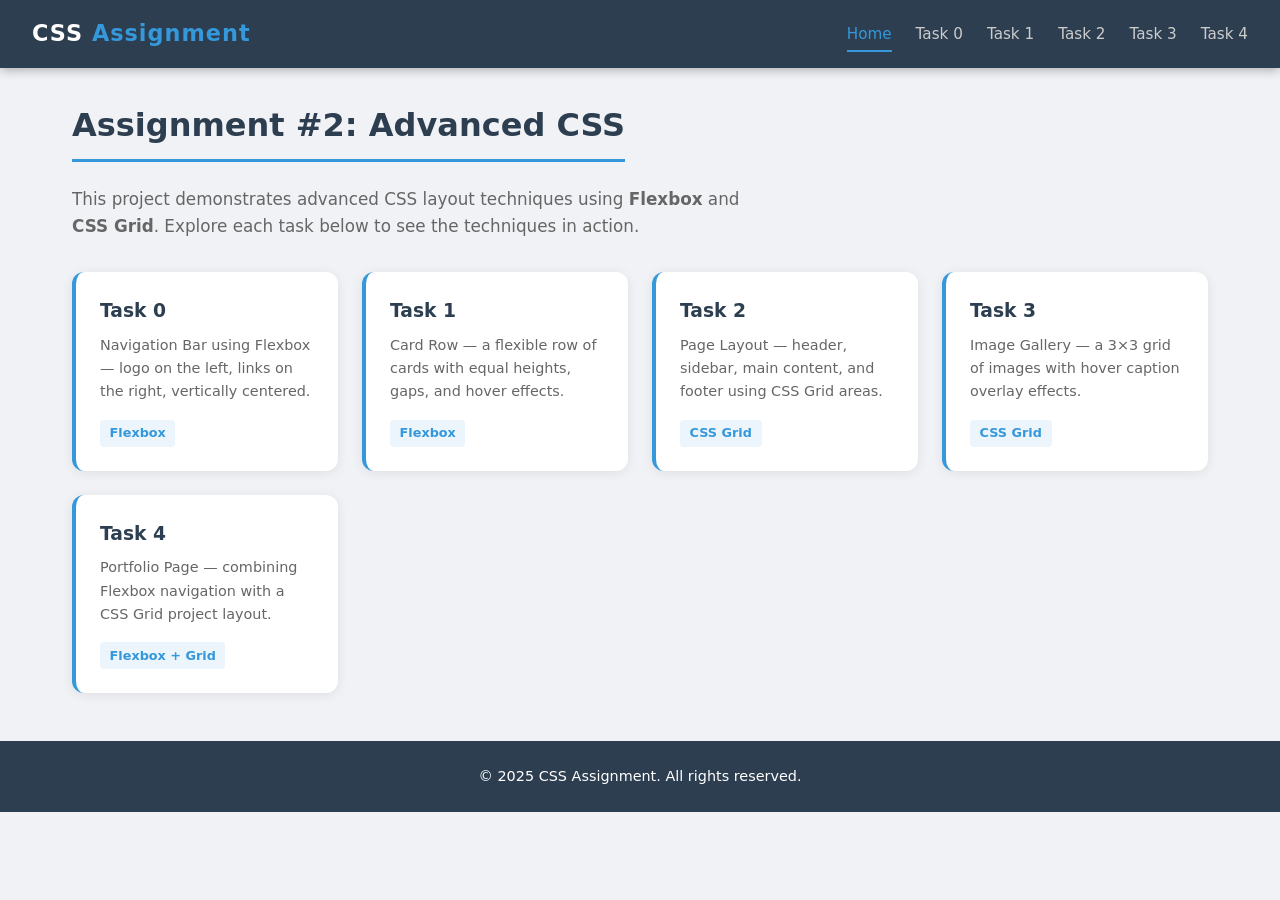
<file: index.html>
<!DOCTYPE html>
<html lang="en">
<head>
  <meta charset="UTF-8">
  <meta name="viewport" content="width=device-width, initial-scale=1.0">
  <title>Assignment #2 — Advanced CSS</title>
  <link rel="stylesheet" href="css/style.css">
</head>
<body>

  <!-- Navbar -->
  <nav class="navbar">
    <div class="navbar-logo">CSS <span>Assignment</span></div>
    <ul class="navbar-links">
      <li><a href="index.html" class="active">Home</a></li>
      <li><a href="task0.html">Task 0</a></li>
      <li><a href="task1.html">Task 1</a></li>
      <li><a href="task2.html">Task 2</a></li>
      <li><a href="task3.html">Task 3</a></li>
      <li><a href="task4.html">Task 4</a></li>
    </ul>
  </nav>

  <!-- Main Content -->
  <main class="page-container">
    <h1 class="section-title">Assignment #2: Advanced CSS</h1>
    <p class="section-desc">
      This project demonstrates advanced CSS layout techniques using <strong>Flexbox</strong> and <strong>CSS Grid</strong>.
      Explore each task below to see the techniques in action.
    </p>

    <div class="task-grid">
      <a href="task0.html" class="task-card">
        <h3>Task 0</h3>
        <p>Navigation Bar using Flexbox — logo on the left, links on the right, vertically centered.</p>
        <span class="tag">Flexbox</span>
      </a>

      <a href="task1.html" class="task-card">
        <h3>Task 1</h3>
        <p>Card Row — a flexible row of cards with equal heights, gaps, and hover effects.</p>
        <span class="tag">Flexbox</span>
      </a>

      <a href="task2.html" class="task-card">
        <h3>Task 2</h3>
        <p>Page Layout — header, sidebar, main content, and footer using CSS Grid areas.</p>
        <span class="tag">CSS Grid</span>
      </a>

      <a href="task3.html" class="task-card">
        <h3>Task 3</h3>
        <p>Image Gallery — a 3×3 grid of images with hover caption overlay effects.</p>
        <span class="tag">CSS Grid</span>
      </a>

      <a href="task4.html" class="task-card">
        <h3>Task 4</h3>
        <p>Portfolio Page — combining Flexbox navigation with a CSS Grid project layout.</p>
        <span class="tag">Flexbox + Grid</span>
      </a>
    </div>
  </main>

  <!-- Footer -->
  <footer class="footer">
    <p>&copy; 2025 CSS Assignment. All rights reserved.</p>
  </footer>

</body>
</html>
</file>
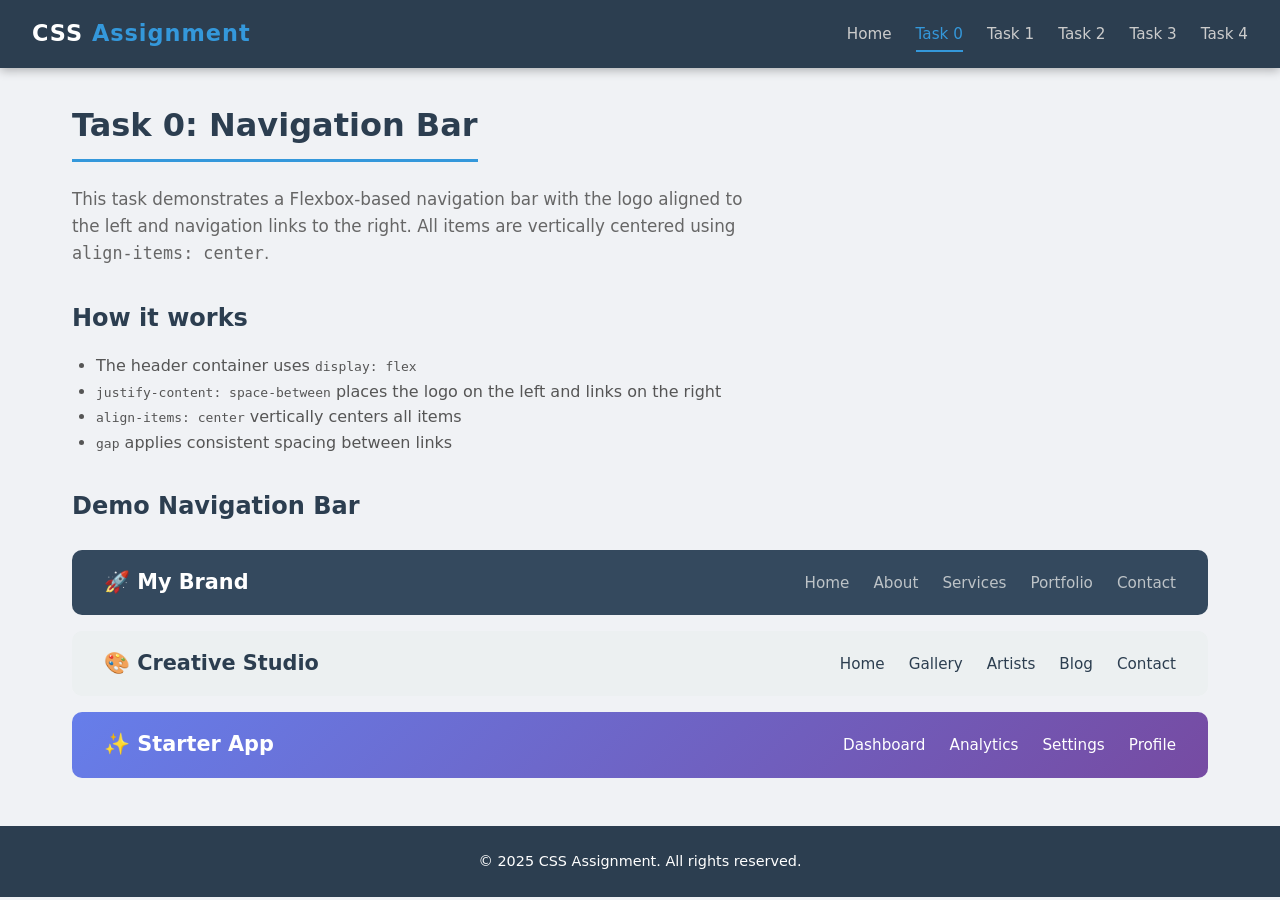
<file: task0.html>
<!DOCTYPE html>
<html lang="en">
<head>
  <meta charset="UTF-8">
  <meta name="viewport" content="width=device-width, initial-scale=1.0">
  <title>Task 0 — Navigation Bar</title>
  <link rel="stylesheet" href="css/style.css">
</head>
<body>

  <!-- Navbar -->
  <nav class="navbar">
    <div class="navbar-logo">CSS <span>Assignment</span></div>
    <ul class="navbar-links">
      <li><a href="index.html">Home</a></li>
      <li><a href="task0.html" class="active">Task 0</a></li>
      <li><a href="task1.html">Task 1</a></li>
      <li><a href="task2.html">Task 2</a></li>
      <li><a href="task3.html">Task 3</a></li>
      <li><a href="task4.html">Task 4</a></li>
    </ul>
  </nav>

  <!-- Main Content -->
  <main class="page-container">
    <h1 class="section-title">Task 0: Navigation Bar</h1>
    <p class="section-desc">
      This task demonstrates a Flexbox-based navigation bar with the logo aligned to the left
      and navigation links to the right. All items are vertically centered using <code>align-items: center</code>.
    </p>

    <h2 style="color:#2c3e50; margin-bottom:1rem;">How it works</h2>
    <ul style="color:#555; margin-bottom:2rem; padding-left:1.5rem;">
      <li>The header container uses <code>display: flex</code></li>
      <li><code>justify-content: space-between</code> places the logo on the left and links on the right</li>
      <li><code>align-items: center</code> vertically centers all items</li>
      <li><code>gap</code> applies consistent spacing between links</li>
    </ul>

    <h2 style="color:#2c3e50; margin-bottom:1rem;">Demo Navigation Bar</h2>

    <!-- Demo Navbar 1: Dark -->
    <nav class="demo-navbar">
      <div class="demo-logo">🚀 My Brand</div>
      <ul class="demo-links">
        <li><a href="#">Home</a></li>
        <li><a href="#">About</a></li>
        <li><a href="#">Services</a></li>
        <li><a href="#">Portfolio</a></li>
        <li><a href="#">Contact</a></li>
      </ul>
    </nav>

    <!-- Demo Navbar 2: Light -->
    <nav class="demo-navbar" style="background:#ecf0f1; margin-top:1rem;">
      <div class="demo-logo" style="color:#2c3e50;">🎨 Creative Studio</div>
      <ul class="demo-links">
        <li><a href="#" style="color:#2c3e50;">Home</a></li>
        <li><a href="#" style="color:#2c3e50;">Gallery</a></li>
        <li><a href="#" style="color:#2c3e50;">Artists</a></li>
        <li><a href="#" style="color:#2c3e50;">Blog</a></li>
        <li><a href="#" style="color:#2c3e50;">Contact</a></li>
      </ul>
    </nav>

    <!-- Demo Navbar 3: Gradient -->
    <nav class="demo-navbar" style="background:linear-gradient(135deg, #667eea, #764ba2); margin-top:1rem;">
      <div class="demo-logo">✨ Starter App</div>
      <ul class="demo-links">
        <li><a href="#" style="color:#fff;">Dashboard</a></li>
        <li><a href="#" style="color:#fff;">Analytics</a></li>
        <li><a href="#" style="color:#fff;">Settings</a></li>
        <li><a href="#" style="color:#fff;">Profile</a></li>
      </ul>
    </nav>
  </main>

  <!-- Footer -->
  <footer class="footer">
    <p>&copy; 2025 CSS Assignment. All rights reserved.</p>
  </footer>

</body>
</html>
</file>
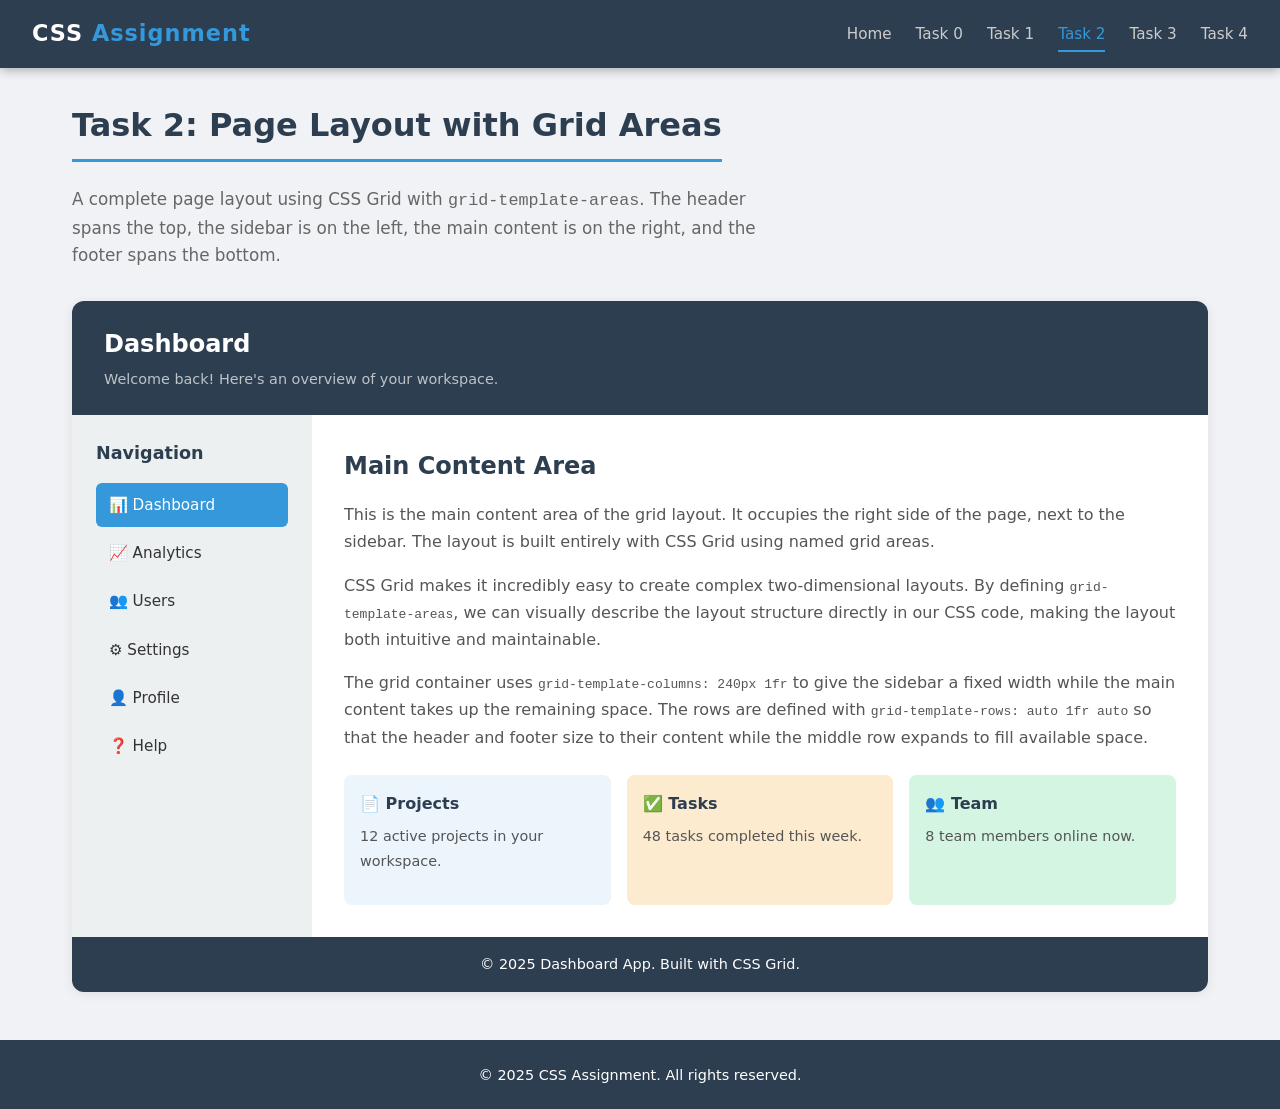
<file: task2.html>
<!DOCTYPE html>
<html lang="en">
<head>
  <meta charset="UTF-8">
  <meta name="viewport" content="width=device-width, initial-scale=1.0">
  <title>Task 2 — Grid Layout</title>
  <link rel="stylesheet" href="css/style.css">
</head>
<body>

  <!-- Navbar -->
  <nav class="navbar">
    <div class="navbar-logo">CSS <span>Assignment</span></div>
    <ul class="navbar-links">
      <li><a href="index.html">Home</a></li>
      <li><a href="task0.html">Task 0</a></li>
      <li><a href="task1.html">Task 1</a></li>
      <li><a href="task2.html" class="active">Task 2</a></li>
      <li><a href="task3.html">Task 3</a></li>
      <li><a href="task4.html">Task 4</a></li>
    </ul>
  </nav>

  <!-- Main Content -->
  <main class="page-container">
    <h1 class="section-title">Task 2: Page Layout with Grid Areas</h1>
    <p class="section-desc">
      A complete page layout using CSS Grid with <code>grid-template-areas</code>.
      The header spans the top, the sidebar is on the left, the main content is on the right,
      and the footer spans the bottom.
    </p>

    <!-- Grid Layout Demo -->
    <div class="grid-layout">
      <!-- Header -->
      <header class="grid-header">
        <h2>Dashboard</h2>
        <p>Welcome back! Here's an overview of your workspace.</p>
      </header>

      <!-- Sidebar -->
      <aside class="grid-sidebar">
        <h3>Navigation</h3>
        <ul>
          <li class="active-item">📊 Dashboard</li>
          <li>📈 Analytics</li>
          <li>👥 Users</li>
          <li>⚙️ Settings</li>
          <li>👤 Profile</li>
          <li>❓ Help</li>
        </ul>
      </aside>

      <!-- Main Content -->
      <section class="grid-main">
        <h2>Main Content Area</h2>
        <p>
          This is the main content area of the grid layout. It occupies the right side of the page,
          next to the sidebar. The layout is built entirely with CSS Grid using named grid areas.
        </p>
        <p>
          CSS Grid makes it incredibly easy to create complex two-dimensional layouts. By defining
          <code>grid-template-areas</code>, we can visually describe the layout structure directly
          in our CSS code, making the layout both intuitive and maintainable.
        </p>
        <p>
          The grid container uses <code>grid-template-columns: 240px 1fr</code> to give the sidebar
          a fixed width while the main content takes up the remaining space. The rows are defined
          with <code>grid-template-rows: auto 1fr auto</code> so that the header and footer size
          to their content while the middle row expands to fill available space.
        </p>

        <div style="display:flex; gap:1rem; margin-top:1.5rem; flex-wrap:wrap;">
          <div style="flex:1; min-width:200px; background:#ebf5fb; padding:1rem; border-radius:8px;">
            <h4 style="color:#2c3e50; margin-bottom:0.5rem;">📄 Projects</h4>
            <p style="font-size:0.9rem;">12 active projects in your workspace.</p>
          </div>
          <div style="flex:1; min-width:200px; background:#fdebd0; padding:1rem; border-radius:8px;">
            <h4 style="color:#2c3e50; margin-bottom:0.5rem;">✅ Tasks</h4>
            <p style="font-size:0.9rem;">48 tasks completed this week.</p>
          </div>
          <div style="flex:1; min-width:200px; background:#d5f5e3; padding:1rem; border-radius:8px;">
            <h4 style="color:#2c3e50; margin-bottom:0.5rem;">👥 Team</h4>
            <p style="font-size:0.9rem;">8 team members online now.</p>
          </div>
        </div>
      </section>

      <!-- Footer -->
      <footer class="grid-footer">
        <p>&copy; 2025 Dashboard App. Built with CSS Grid.</p>
      </footer>
    </div>
  </main>

  <!-- Page Footer -->
  <footer class="footer">
    <p>&copy; 2025 CSS Assignment. All rights reserved.</p>
  </footer>

</body>
</html>
</file>
<file: css/style.css>
/* ===== Reset & Base ===== */
*, *::before, *::after {
  box-sizing: border-box;
  margin: 0;
  padding: 0;
}

html {
  scroll-behavior: smooth;
}

body {
  font-family: 'Segoe UI', system-ui, -apple-system, sans-serif;
  background-color: #f0f2f5;
  color: #333;
  line-height: 1.6;
}

a {
  text-decoration: none;
  color: inherit;
}

img {
  max-width: 100%;
  display: block;
}

/* ===== Navbar ===== */
.navbar {
  display: flex;
  justify-content: space-between;
  align-items: center;
  background: #2c3e50;
  padding: 1rem 2rem;
  position: sticky;
  top: 0;
  z-index: 100;
  box-shadow: 0 2px 10px rgba(0,0,0,0.3);
}

.navbar-logo {
  font-size: 1.4rem;
  font-weight: 700;
  color: #fff;
  letter-spacing: 1px;
}

.navbar-logo span {
  color: #3498db;
}

.navbar-links {
  display: flex;
  list-style: none;
  gap: 1.5rem;
}

.navbar-links a {
  color: #ccc;
  font-size: 0.95rem;
  transition: color 0.3s;
  padding: 0.3rem 0;
  position: relative;
}

.navbar-links a:hover,
.navbar-links a.active {
  color: #3498db;
}

.navbar-links a.active::after {
  content: '';
  position: absolute;
  bottom: -4px;
  left: 0;
  width: 100%;
  height: 2px;
  background: #3498db;
}

/* ===== Page Container ===== */
.page-container {
  max-width: 1200px;
  margin: 2rem auto;
  padding: 0 2rem;
}

/* ===== Section Title ===== */
.section-title {
  font-size: 2rem;
  color: #2c3e50;
  margin-bottom: 1.5rem;
  padding-bottom: 0.5rem;
  border-bottom: 3px solid #3498db;
  display: inline-block;
}

.section-desc {
  color: #666;
  margin-bottom: 2rem;
  font-size: 1.05rem;
  max-width: 700px;
}

/* ===== Card Styles (Task 1) ===== */
.card-container {
  display: flex;
  flex-wrap: wrap;
  gap: 1.5rem;
}

.card {
  flex: 1 1 280px;
  background: #fff;
  border-radius: 12px;
  box-shadow: 0 2px 12px rgba(0,0,0,0.08);
  overflow: hidden;
  transition: transform 0.3s ease, box-shadow 0.3s ease;
  display: flex;
  flex-direction: column;
}

.card:hover {
  transform: translateY(-6px);
  box-shadow: 0 8px 30px rgba(0,0,0,0.15);
}

.card img {
  width: 100%;
  height: 200px;
  object-fit: cover;
}

.card-body {
  padding: 1.2rem;
  flex: 1;
  display: flex;
  flex-direction: column;
}

.card-body h3 {
  font-size: 1.2rem;
  margin-bottom: 0.5rem;
  color: #2c3e50;
}

.card-body p {
  color: #666;
  font-size: 0.95rem;
  flex: 1;
  margin-bottom: 1rem;
}

.btn {
  display: inline-block;
  background: #3498db;
  color: #fff;
  padding: 0.6rem 1.4rem;
  border: none;
  border-radius: 6px;
  cursor: pointer;
  font-size: 0.9rem;
  transition: background 0.3s;
  text-align: center;
  align-self: flex-start;
}

.btn:hover {
  background: #2980b9;
}

/* ===== Grid Layout (Task 2) ===== */
.grid-layout {
  display: grid;
  grid-template-columns: 240px 1fr;
  grid-template-rows: auto 1fr auto;
  grid-template-areas:
    "header header"
    "sidebar main"
    "footer footer";
  min-height: 70vh;
  border-radius: 12px;
  overflow: hidden;
  box-shadow: 0 2px 12px rgba(0,0,0,0.08);
}

.grid-header {
  grid-area: header;
  background: #2c3e50;
  color: #fff;
  padding: 1.5rem 2rem;
}

.grid-header h2 {
  margin-bottom: 0.3rem;
}

.grid-header p {
  color: #bdc3c7;
  font-size: 0.9rem;
}

.grid-sidebar {
  grid-area: sidebar;
  background: #ecf0f1;
  padding: 1.5rem;
}

.grid-sidebar h3 {
  color: #2c3e50;
  margin-bottom: 1rem;
  font-size: 1.1rem;
}

.grid-sidebar ul {
  list-style: none;
}

.grid-sidebar ul li {
  padding: 0.6rem 0.8rem;
  margin-bottom: 0.3rem;
  border-radius: 6px;
  cursor: pointer;
  transition: background 0.3s;
  font-size: 0.95rem;
}

.grid-sidebar ul li:hover {
  background: #d5dbdb;
}

.grid-sidebar ul li.active-item {
  background: #3498db;
  color: #fff;
}

.grid-main {
  grid-area: main;
  background: #fff;
  padding: 2rem;
}

.grid-main h2 {
  color: #2c3e50;
  margin-bottom: 1rem;
}

.grid-main p {
  color: #555;
  margin-bottom: 1rem;
  line-height: 1.7;
}

.grid-footer {
  grid-area: footer;
  background: #2c3e50;
  color: #fff;
  padding: 1rem 2rem;
  text-align: center;
  font-size: 0.9rem;
}

/* ===== Image Gallery (Task 3) ===== */
.gallery {
  display: grid;
  grid-template-columns: repeat(3, 1fr);
  gap: 1rem;
}

.gallery-item {
  position: relative;
  overflow: hidden;
  border-radius: 10px;
  aspect-ratio: 1;
  cursor: pointer;
}

.gallery-item img {
  width: 100%;
  height: 100%;
  object-fit: cover;
  transition: transform 0.4s ease;
}

.gallery-item:hover img {
  transform: scale(1.1);
}

.gallery-caption {
  position: absolute;
  bottom: 0;
  left: 0;
  width: 100%;
  background: linear-gradient(transparent, rgba(0,0,0,0.8));
  color: #fff;
  padding: 1.5rem 1rem 1rem;
  transform: translateY(100%);
  transition: transform 0.4s ease;
}

.gallery-item:hover .gallery-caption {
  transform: translateY(0);
}

.gallery-caption h4 {
  font-size: 1rem;
  margin-bottom: 0.2rem;
}

.gallery-caption p {
  font-size: 0.8rem;
  color: #ccc;
}

/* ===== Portfolio (Task 4) ===== */
.portfolio-grid {
  display: grid;
  grid-template-columns: 2fr 1fr;
  gap: 2rem;
}

.portfolio-projects {
  display: flex;
  flex-direction: column;
  gap: 1.5rem;
}

.project-card {
  display: flex;
  flex-direction: column;
  background: #fff;
  border-radius: 12px;
  box-shadow: 0 2px 12px rgba(0,0,0,0.08);
  overflow: hidden;
  transition: transform 0.3s ease, box-shadow 0.3s ease;
}

.project-card:hover {
  transform: translateY(-4px);
  box-shadow: 0 8px 25px rgba(0,0,0,0.12);
}

.project-card img {
  width: 100%;
  height: 200px;
  object-fit: cover;
}

.project-card .card-body {
  padding: 1.2rem;
  flex: 1;
  display: flex;
  flex-direction: column;
}

.portfolio-sidebar {
  display: flex;
  flex-direction: column;
  gap: 1.5rem;
}

.sidebar-section {
  background: #fff;
  border-radius: 12px;
  padding: 1.5rem;
  box-shadow: 0 2px 12px rgba(0,0,0,0.08);
}

.sidebar-section h3 {
  color: #2c3e50;
  margin-bottom: 1rem;
  font-size: 1.1rem;
  border-bottom: 2px solid #3498db;
  padding-bottom: 0.5rem;
}

.sidebar-section p {
  color: #555;
  font-size: 0.95rem;
  line-height: 1.6;
}

.skill-tag {
  display: inline-block;
  background: #3498db;
  color: #fff;
  padding: 0.3rem 0.8rem;
  border-radius: 20px;
  margin: 0.3rem;
  font-size: 0.85rem;
  transition: background 0.3s;
}

.skill-tag:hover {
  background: #2980b9;
}

.contact-list {
  list-style: none;
}

.contact-list li {
  padding: 0.4rem 0;
  color: #555;
  font-size: 0.95rem;
}

.contact-list li strong {
  color: #2c3e50;
}

/* ===== Footer ===== */
.footer {
  background: #2c3e50;
  color: #fff;
  text-align: center;
  padding: 1.5rem;
  margin-top: 3rem;
  font-size: 0.9rem;
}

/* ===== Home Page Task Cards ===== */
.task-grid {
  display: grid;
  grid-template-columns: repeat(auto-fit, minmax(220px, 1fr));
  gap: 1.5rem;
  margin-top: 2rem;
}

.task-card {
  background: #fff;
  border-radius: 12px;
  padding: 1.5rem;
  box-shadow: 0 2px 12px rgba(0,0,0,0.08);
  transition: transform 0.3s ease, box-shadow 0.3s ease;
  border-left: 4px solid #3498db;
}

.task-card:hover {
  transform: translateY(-4px);
  box-shadow: 0 8px 25px rgba(0,0,0,0.12);
}

.task-card h3 {
  color: #2c3e50;
  margin-bottom: 0.5rem;
}

.task-card p {
  color: #666;
  font-size: 0.9rem;
  margin-bottom: 1rem;
}

.task-card .tag {
  display: inline-block;
  background: #ebf5fb;
  color: #3498db;
  padding: 0.2rem 0.6rem;
  border-radius: 4px;
  font-size: 0.8rem;
  font-weight: 600;
}

/* ===== Demo Navbar (Task 0) ===== */
.demo-navbar {
  display: flex;
  justify-content: space-between;
  align-items: center;
  background: #34495e;
  padding: 1rem 2rem;
  border-radius: 10px;
  margin-top: 1.5rem;
}

.demo-navbar .demo-logo {
  font-size: 1.3rem;
  font-weight: 700;
  color: #fff;
}

.demo-navbar .demo-links {
  display: flex;
  list-style: none;
  gap: 1.5rem;
}

.demo-navbar .demo-links a {
  color: #bdc3c7;
  transition: color 0.3s;
  font-size: 0.95rem;
}

.demo-navbar .demo-links a:hover {
  color: #1abc9c;
}

/* ===== Responsive ===== */
@media (max-width: 768px) {
  .navbar {
    flex-direction: column;
    gap: 1rem;
  }

  .navbar-links {
    flex-wrap: wrap;
    justify-content: center;
    gap: 0.8rem;
  }

  .grid-layout {
    grid-template-columns: 1fr;
    grid-template-areas:
      "header"
      "sidebar"
      "main"
      "footer";
  }

  .gallery {
    grid-template-columns: repeat(2, 1fr);
  }

  .portfolio-grid {
    grid-template-columns: 1fr;
  }

  .demo-navbar {
    flex-direction: column;
    gap: 1rem;
  }
}

@media (max-width: 480px) {
  .gallery {
    grid-template-columns: 1fr;
  }

  .card-container {
    flex-direction: column;
  }

  .section-title {
    font-size: 1.5rem;
  }
}
</file>
